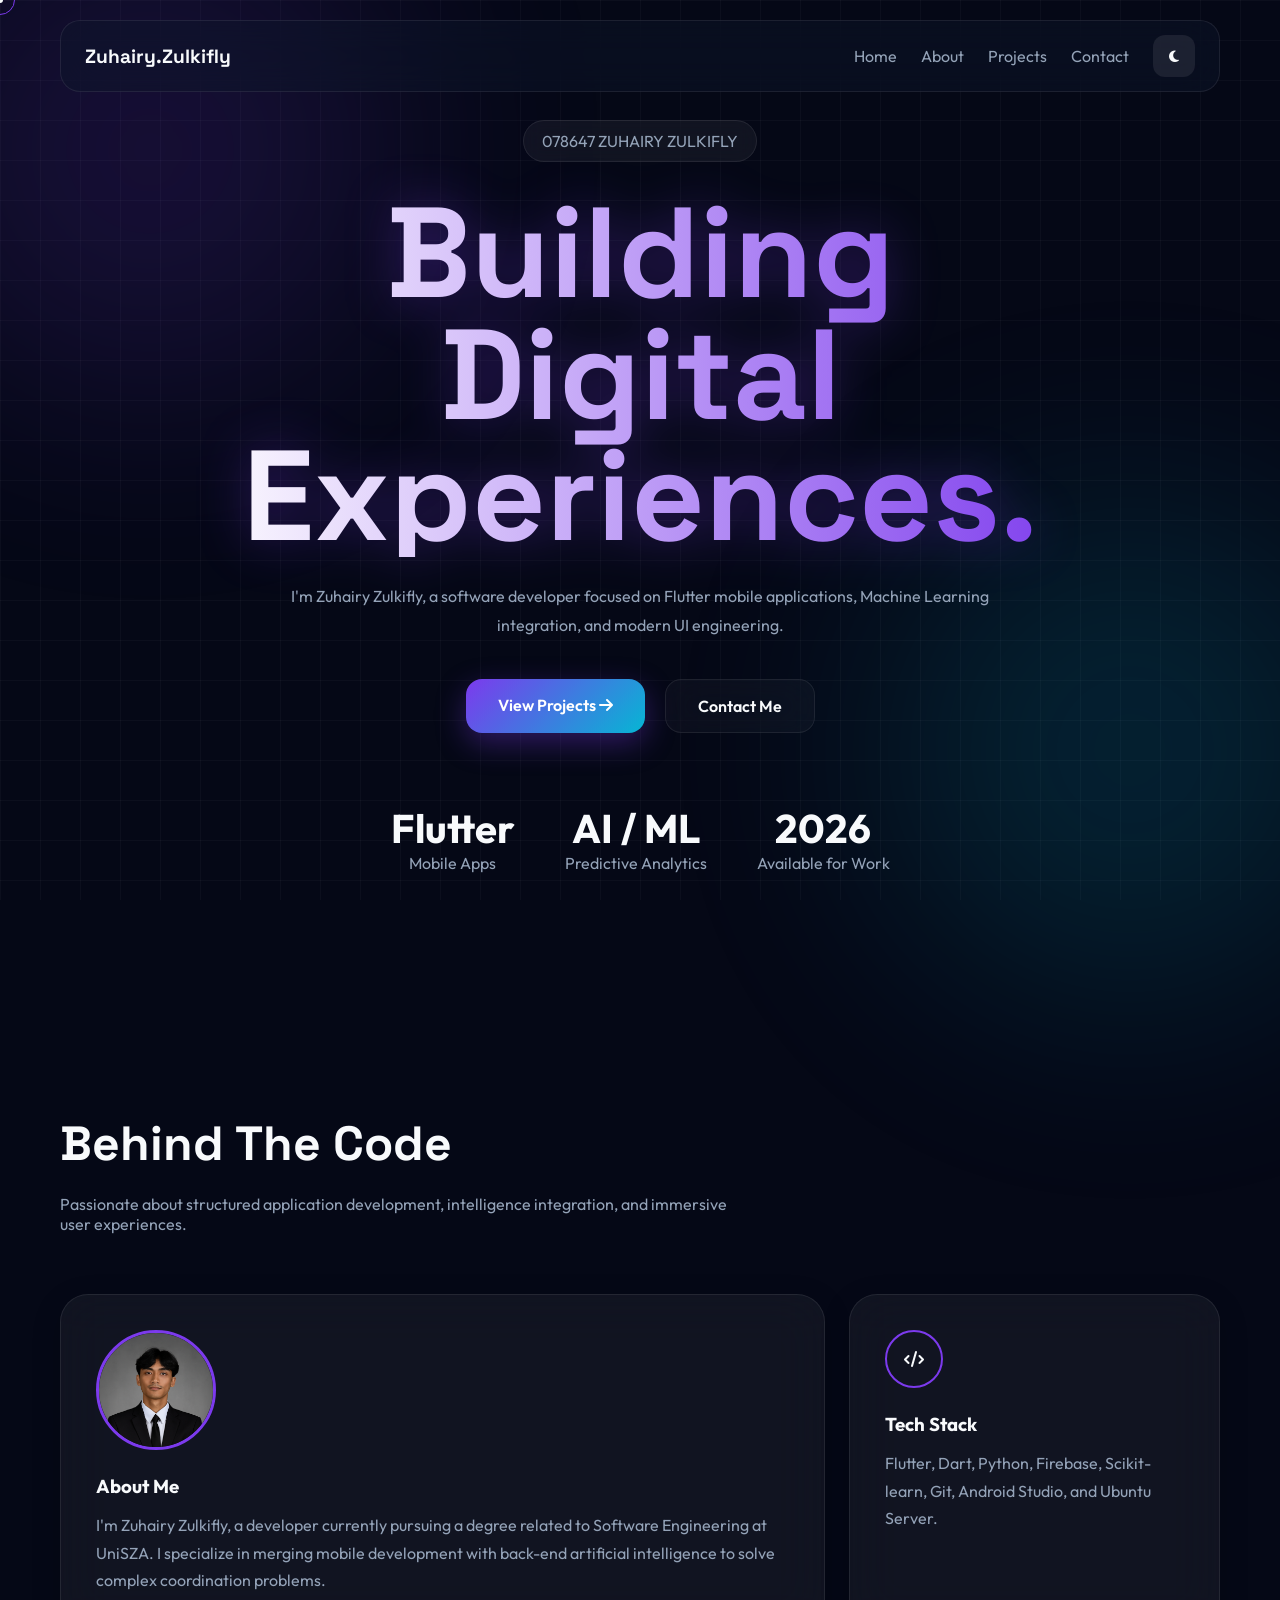
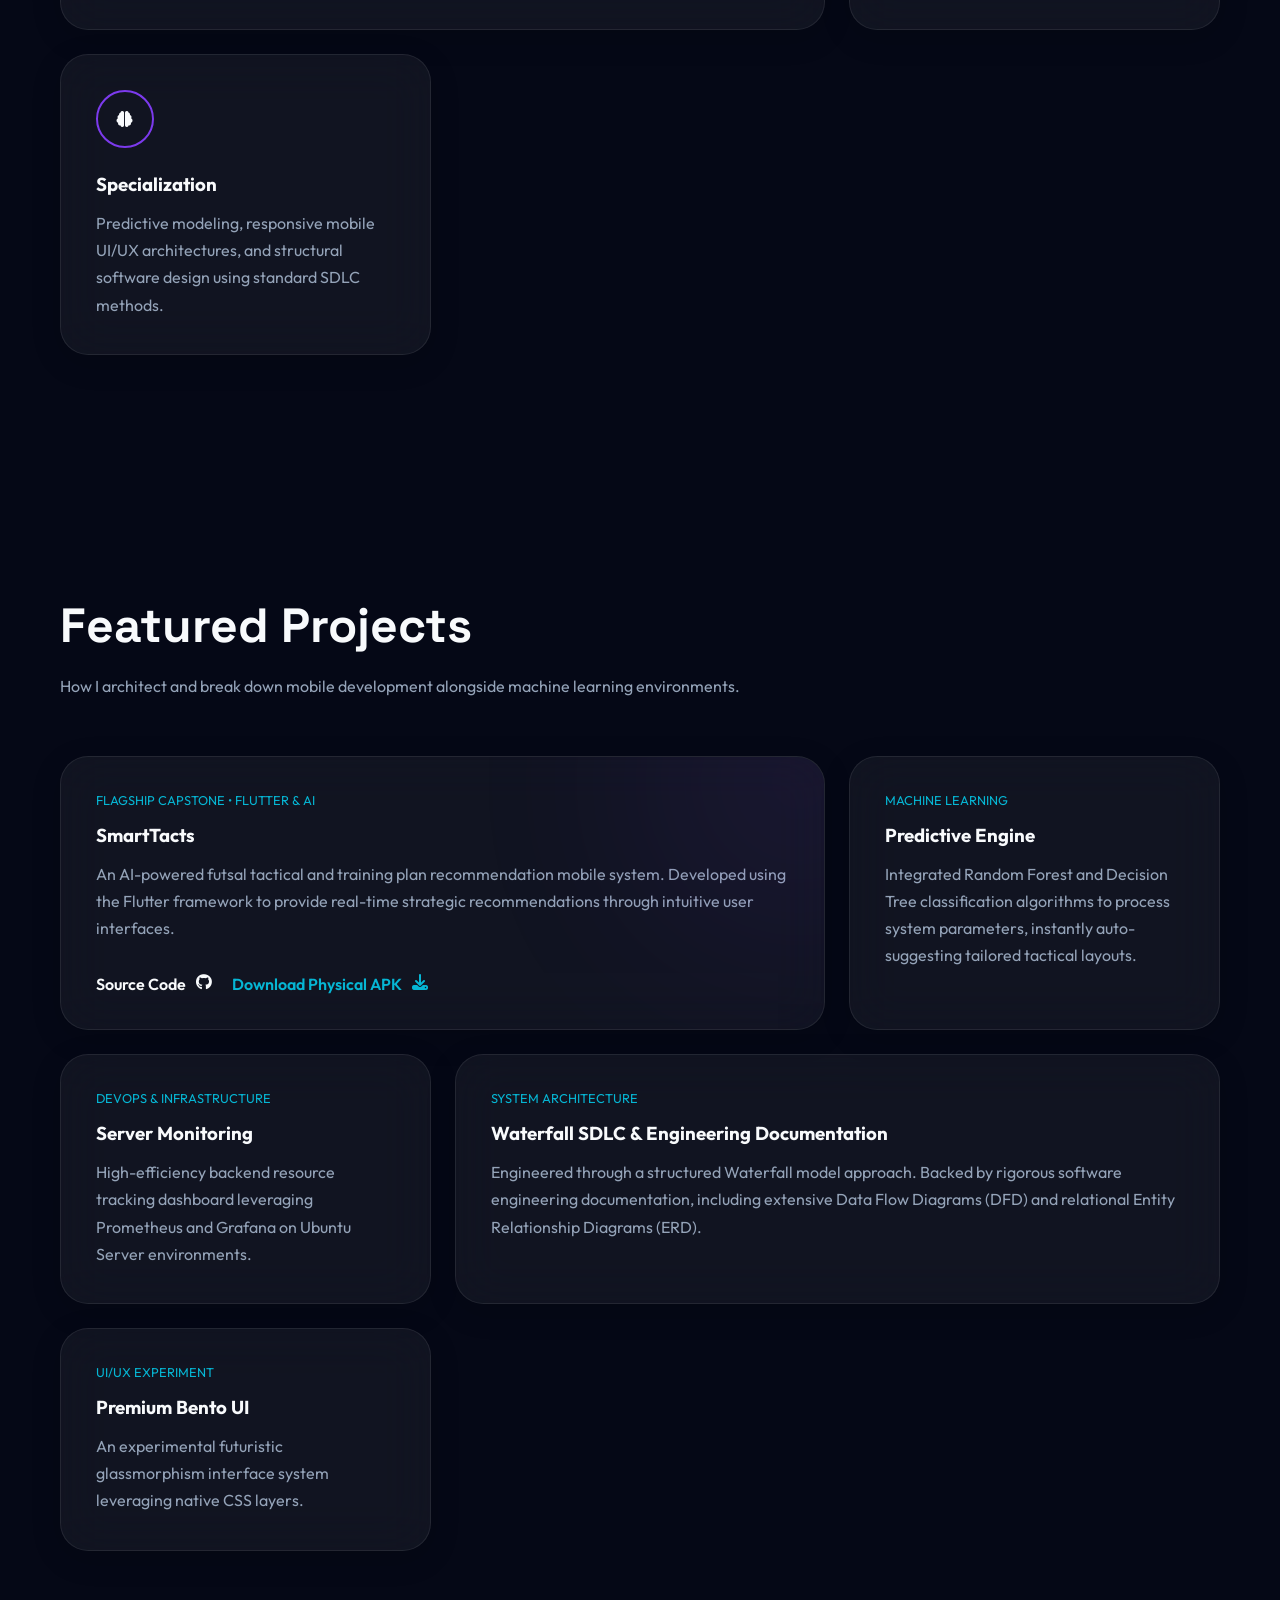
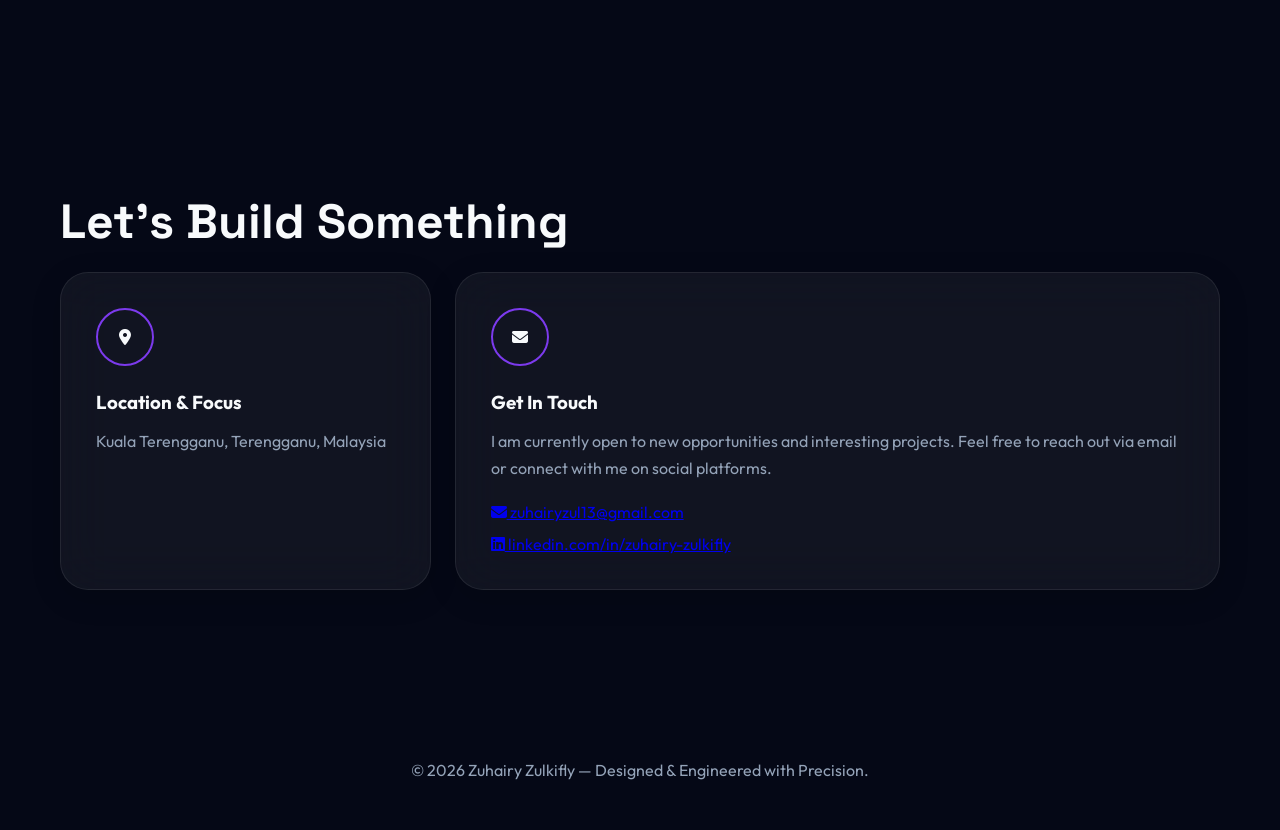
<file: index.html>
<!DOCTYPE html>
<html lang="en">
<head>
    <meta charset="UTF-8"/>
    <meta name="viewport" content="width=device-width, initial-scale=1.0"/>
    <title>Zuhairy Zulkifly | Premium Portfolio</title>

    <link rel="stylesheet" href="https://unpkg.com/aos@next/dist/aos.css"/>

    <link rel="stylesheet" href="https://cdnjs.cloudflare.com/ajax/libs/font-awesome/6.5.2/css/all.min.css"/>

    <link rel="stylesheet" href="style.css"/>
</head>

<body>

    <div class="bg-grid"></div>
    <div class="blur-orb orb1"></div>
    <div class="blur-orb orb2"></div>

    <div class="cursor-dot"></div>
    <div class="cursor-outline"></div>

    <header>
        <nav>
            <div class="logo">
                Zuhairy<b>.Zulkifly</b>
            </div>
            <ul>
                <li><a href="#home">Home</a></li>
                <li><a href="#about">About</a></li>
                <li><a href="#projects">Projects</a></li>
                <li><a href="#contact">Contact</a></li>
                <li>
                    <button id="theme-toggle" class="theme-btn">
                        <i class="fa-solid fa-moon"></i>
                    </button>
                </li>
            </ul>
        </nav>
    </header>

    <section class="hero" id="home">
        <div class="hero-content" data-aos="zoom-in">
            <div class="tag">
                078647 ZUHAIRY ZULKIFLY
            </div>
            <h1 class="gradient-text">
                Building Digital<br>
                Experiences.
            </h1>
            <p class="hero-desc">
                I'm Zuhairy Zulkifly, a software developer focused on Flutter mobile applications, Machine Learning integration, and modern UI engineering.
            </p>

            <div class="hero-buttons">
                <a href="#projects" class="btn btn-primary">
                    View Projects <i class="fa-solid fa-arrow-right"></i>
                </a>
                <a href="#contact" class="btn btn-secondary">
                    Contact Me
                </a>
            </div>

            <div class="stats">
                <div class="stat">
                    <h2>Flutter</h2>
                    <p>Mobile Apps</p>
                </div>
                <div class="stat">
                    <h2>AI / ML</h2>
                    <p>Predictive Analytics</p>
                </div>
                <div class="stat">
                    <h2>2026</h2>
                    <p>Available for Work</p>
                </div>
            </div>
        </div>
    </section>

    <section id="about">
        <h2 class="section-title" data-aos="fade-right">
            Behind The Code
        </h2>
        <p class="section-sub" data-aos="fade-right">
            Passionate about structured application development, intelligence integration, and immersive user experiences.
        </p>

        <div class="bento-grid">
            <div class="card large" data-aos="fade-up">
                   
<div class="card-icon profile-pic">
    <!-- Pastikan nama fail zuhairy.jpg sama dengan fail dalam folder -->
    <img src="images/gambaraku.png" alt="Zuhairy Zulkifly">
</div>     
    <h3>About Me</h3>
                <p>
                    I'm Zuhairy Zulkifly, a developer currently pursuing a degree related to Software Engineering at UniSZA. I specialize in merging mobile development with back-end artificial intelligence to solve complex coordination problems.
                </p>
            </div>

            <div class="card" data-aos="fade-up" data-aos-delay="100">
                <div class="card-icon">
     <i class="fa-solid fa-code"></i>
</div>
                <h3>Tech Stack</h3>
                <p>
                    Flutter, Dart, Python, Firebase, Scikit-learn, Git, Android Studio, and Ubuntu Server.
                </p>
            </div>

            <div class="card" data-aos="fade-up" data-aos-delay="200">
                <div class="card-icon">
                    <i class="fa-solid fa-brain"></i>
                </div>
                <h3>Specialization</h3>
                <p>
                    Predictive modeling, responsive mobile UI/UX architectures, and structural software design using standard SDLC methods.
                </p>
            </div>
        </div>
    </section>

    <section id="projects">
        <h2 class="section-title" data-aos="fade-right">
            Featured Projects
        </h2>
        <p class="section-sub" data-aos="fade-right">
            How I architect and break down mobile development alongside machine learning environments.
        </p>

        <div class="bento-grid">
            <div class="card large project-card" data-aos="fade-up">
                <div class="project-glow"></div>
                <span class="meta">FLAGSHIP CAPSTONE • FLUTTER & AI</span>
                <h3>SmartTacts</h3>
                <p>
                    An AI-powered futsal tactical and training plan recommendation mobile system. Developed using the Flutter framework to provide real-time strategic recommendations through intuitive user interfaces.
                </p>
                <div class="project-links">
                    <a href="#" class="read-more">
                        Source Code <i class="fa-brands fa-github"></i>
                    </a>
                   <a href="https://github.com/Zuhairy-Zulkifly/smarttacts/releases/download/V1.0/app-release.apk" 
   class="read-more download-btn" 
   target="_blank" 
   rel="noopener noreferrer">
   Download Physical APK <i class="fa-solid fa-download"></i>
</a>
                </div>
            </div>

            <div class="card" data-aos="fade-up" data-aos-delay="100">
                <span class="meta">MACHINE LEARNING</span>
                <h3>Predictive Engine</h3>
                <p>
                    Integrated Random Forest and Decision Tree classification algorithms to process system parameters, instantly auto-suggesting tailored tactical layouts.
                </p>
            </div>

            <div class="card" data-aos="fade-up" data-aos-delay="200">
                <span class="meta">DEVOPS & INFRASTRUCTURE</span>
                <h3>Server Monitoring</h3>
                <p>
                    High-efficiency backend resource tracking dashboard leveraging Prometheus and Grafana on Ubuntu Server environments.
                </p>
            </div>

            <div class="card large" data-aos="fade-up" data-aos-delay="300">
                <span class="meta">SYSTEM ARCHITECTURE</span>
                <h3>Waterfall SDLC & Engineering Documentation</h3>
                <p>
                    Engineered through a structured Waterfall model approach. Backed by rigorous software engineering documentation, including extensive Data Flow Diagrams (DFD) and relational Entity Relationship Diagrams (ERD).
                </p>
            </div>

            <div class="card" data-aos="fade-up" data-aos-delay="400">
                <span class="meta">UI/UX EXPERIMENT</span>
                <h3>Premium Bento UI</h3>
                <p>
                    An experimental futuristic glassmorphism interface system leveraging native CSS layers.
                </p>
            </div>
        </div>
    </section>

    <section id="contact">
    <h2 class="section-title" data-aos="fade-right">
        Let's Build Something
    </h2>

    <div class="bento-grid">
        <div class="card" data-aos="fade-right">
            <div class="card-icon">
                <i class="fa-solid fa-location-dot"></i>
            </div>
            <h3>Location & Focus</h3>
            <p>
                Kuala Terengganu, Terengganu, Malaysia            
            </p>
        </div>

       <!-- Kad Hubungan (Ringkas & Kemas) -->
<div class="card large" data-aos="fade-left">
    <div class="card-icon">
        <i class="fa-solid fa-envelope"></i>
    </div>
    <h3>Get In Touch</h3>
    <p>
        I am currently open to new opportunities and interesting projects. Feel free to reach out via email or connect with me on social platforms.
    </p>
    
    <!-- E-mel & LinkedIn tanpa lapisan tambahan -->
    <div style="margin-top: 20px; display: flex; flex-direction: column; gap: 12px;">
        <a href="mailto:zuhairyzul13@gmail.com" class="contact-link">
            <i class="fa-solid fa-envelope"></i> zuhairyzul13@gmail.com
        </a>
        <a href="https://www.linkedin.com/in/zuhairy-zulkifly-76a176332/?lipi=urn%3Ali%3Apage%3Ad_flagship3_profile_view_base_contact_details%3B712Nh6xAQZeNbAK8yfsSeA%3D%3D" target="_blank" class="contact-link">
            <i class="fa-brands fa-linkedin"></i> linkedin.com/in/zuhairy-zulkifly
        </a>
    </div>
</div>
</div>
</section>

    <footer>
        <p>
            © 2026 Zuhairy Zulkifly — Designed & Engineered with Precision.
        </p>
    </footer>

    <script src="https://unpkg.com/aos@next/dist/aos.js"></script>

    <script>
        // ===============================
        // AOS INITIALIZATION
        // ===============================
        AOS.init({
            duration: 1000,
            once: true
        });

        // ===============================
        // THEME TOGGLE
        // ===============================
        const toggleBtn = document.getElementById("theme-toggle");
        const body = document.body;

        toggleBtn.addEventListener("click", () => {
            if (body.getAttribute("data-theme") === "light") {
                body.removeAttribute("data-theme");
                toggleBtn.innerHTML = '<i class="fa-solid fa-moon"></i>';
            } else {
                body.setAttribute("data-theme", "light");
                toggleBtn.innerHTML = '<i class="fa-solid fa-sun"></i>';
            }
        });

        // ===============================
        // PREMIUM LERP CURSOR
        // ===============================
        const dot = document.querySelector(".cursor-dot");
        const outline = document.querySelector(".cursor-outline");

        let mouseX = 0;
        let mouseY = 0;
        let outlineX = 0;
        let outlineY = 0;

        window.addEventListener("mousemove", (e) => {
            mouseX = e.clientX;
            mouseY = e.clientY;
            dot.style.left = mouseX + "px";
            dot.style.top = mouseY + "px";
        });

        function animateCursor() {
            outlineX += (mouseX - outlineX) * 0.08;
            outlineY += (mouseY - outlineY) * 0.08;
            outline.style.left = outlineX + "px";
            outline.style.top = outlineY + "px";
            requestAnimationFrame(animateCursor);
        }
        animateCursor();

        // ===============================
        // HOVER INTERACTIONS
        // ===============================
        const hoverTargets = document.querySelectorAll("a, button, .card, input, textarea");
        hoverTargets.forEach((item) => {
            item.addEventListener("mouseenter", () => {
                outline.classList.add("cursor-hover");
                dot.style.transform = "translate(-50%, -50%) scale(2.5)";
            });
            item.addEventListener("mouseleave", () => {
                outline.classList.remove("cursor-hover");
                dot.style.transform = "translate(-50%, -50%) scale(1)";
            });
        });

        // ===============================
        // MAGNETIC PHYSICS EFFECT
        // ===============================
        const magneticItems = document.querySelectorAll(".btn, .card");
        magneticItems.forEach((item) => {
            item.addEventListener("mousemove", (e) => {
                const rect = item.getBoundingClientRect();
                const x = e.clientX - rect.left;
                const y = e.clientY - rect.top;
                const moveX = (x - rect.width / 2) / 12;
                const moveY = (y - rect.height / 2) / 12;

                item.style.transform = `translate(${moveX}px, ${moveY}px)`;
                item.style.setProperty("--x", `${x}px`);
                item.style.setProperty("--y", `${y}px`);
            });

            item.addEventListener("mouseleave", () => {
                item.style.transform = "translate(0px, 0px)";
            });
        });

        // ===============================
        // HERO PARALLAX
        // ===============================
        const hero = document.querySelector(".hero-content");
        window.addEventListener("mousemove", (e) => {
            const x = (window.innerWidth / 2 - e.pageX) / 40;
            const y = (window.innerHeight / 2 - e.pageY) / 40;
            hero.style.transform = `translate(${x}px, ${y}px)`;
        });
    </script>
</body>
</html>
</file>
<file: style.css>
/* style.css */

@import url('https://fonts.googleapis.com/css2?family=Space+Grotesk:wght@400;500;700&family=Outfit:wght@300;400;500;600;700&display=swap');

:root{

    --bg:#050816;

    --primary:#f8fafc;

    --secondary:#94a3b8;

    --accent:#7c3aed;

    --accent2:#06b6d4;

    --glass:rgba(255,255,255,0.05);

    --border:rgba(255,255,255,0.08);
}

/* =========================================
   PREMIUM LIGHT MODE
========================================= */

[data-theme="light"]{

    --bg:#f4f7fb;

    --primary:#0f172a;

    --secondary:#475569;

    --glass:rgba(255,255,255,0.72);

    --border:rgba(15,23,42,0.08);

    --light-shadow:
    0 10px 30px rgba(15,23,42,0.06),
    0 4px 12px rgba(15,23,42,0.04);

    --light-hover:
    0 18px 40px rgba(124,58,237,0.12),
    0 8px 20px rgba(15,23,42,0.08);

    --nav-bg:rgba(255,255,255,0.75);

    --input-bg:rgba(255,255,255,0.85);
}

*{
    margin:0;
    padding:0;
    box-sizing:border-box;
}

html{
    scroll-behavior:smooth;
    cursor:none;
}

body{

    font-family:'Outfit',sans-serif;

    background:var(--bg);

    color:var(--primary);

    overflow-x:hidden;

    transition:
    background 0.4s ease,
    color 0.4s ease;
}

/* =========================================
   BACKGROUND
========================================= */

.bg-grid{

    position:fixed;

    inset:0;

    z-index:-5;

    background-image:
    linear-gradient(rgba(255,255,255,0.03) 1px, transparent 1px),
    linear-gradient(90deg, rgba(255,255,255,0.03) 1px, transparent 1px);

    background-size:40px 40px;
}

/* LIGHT MODE GRID */

[data-theme="light"] .bg-grid{

    background-image:
    linear-gradient(rgba(15,23,42,0.03) 1px, transparent 1px),
    linear-gradient(90deg, rgba(15,23,42,0.03) 1px, transparent 1px);
}

.blur-orb{

    position:fixed;

    width:500px;
    height:500px;

    border-radius:50%;

    filter:blur(120px);

    opacity:0.15;

    z-index:-4;

    animation:float 12s infinite alternate ease-in-out;
}

.orb1{

    background:var(--accent);

    top:-100px;
    left:-100px;
}

.orb2{

    background:var(--accent2);

    bottom:-100px;
    right:-100px;
}

[data-theme="light"] .orb1{

    opacity:0.08;
}

[data-theme="light"] .orb2{

    opacity:0.06;
}

@keyframes float{

    0%{
        transform:translateY(0px);
    }

    100%{
        transform:translateY(50px);
    }
}

/* =========================================
   CURSOR (PREMIUM MINIMALIST STYLE)
========================================= */

/* Ganti bahagian CURSOR sedia ada dengan ini */
.cursor-dot {
    width: 6px;
    height: 6px;
    background: var(--primary);
    border-radius: 50%;
    position: fixed;
    pointer-events: none; /* PENTING */
    z-index: 99999;
    transform: translate(-50%, -50%);
    transition: transform 0.2s ease;
}

.cursor-outline {
    width: 30px;
    height: 30px;
    border: 1px solid var(--accent);
    background: transparent;
    border-radius: 50%;
    position: fixed;
    pointer-events: none; /* PENTING */
    z-index: 99998;
    transform: translate(-50%, -50%);
    transition: width 0.2s ease, height 0.2s ease, border-color 0.2s ease;
}

.cursor-hover {
    width: 50px;
    height: 50px;
    border-color: var(--accent2);
    background: rgba(124, 58, 237, 0.05);
}

/* =========================================
   NAVBAR
========================================= */

header{

    position:fixed;

    width:100%;

    top:20px;

    display:flex;
    justify-content:center;

    z-index:1000;
    padding: 0 10px; /*try gune padding*/
}

nav{

    width:92%;
    max-width:1200px;
    

    padding:14px 24px;

    border-radius:20px;

    border:1px solid var(--border);

    background:rgba(15,23,42,0.45);

    backdrop-filter:blur(20px);

    display:flex;
    justify-content:space-between;
    align-items:center;

    transition:0.4s ease;
}

/* LIGHT MODE NAV */

[data-theme="light"] nav{

    background:var(--nav-bg);

    border:1px solid rgba(255,255,255,0.95);

    box-shadow:
    0 10px 30px rgba(15,23,42,0.06);
}

.logo{

    font-family:'Space Grotesk',sans-serif;

    font-size:1.2rem;

    font-weight:700;
}

nav ul{

    list-style:none;

    display:flex;

    align-items:center;

    gap:24px;
}

nav a{

    color:var(--secondary);

    text-decoration:none;

    transition:0.3s;
}

nav a:hover{

    color:var(--primary);
}

.theme-btn{

    width:42px;
    height:42px;

    border:none;

    border-radius:12px;

    background:rgba(255,255,255,0.08);

    color:var(--primary);

    transition:0.35s ease;
}

.theme-btn:hover{

    transform:rotate(8deg) scale(1.08);
}

[data-theme="light"] .theme-btn{

    background:white;

    box-shadow:
    0 4px 12px rgba(15,23,42,0.08);
}

/* =========================================
   HERO
========================================= */

.hero{

    min-height:100vh;

    display:flex;
    align-items:center;
    justify-content:center;

    text-align:center;

    padding:120px 20px;
}

.hero-content{

    max-width:900px;
}

.tag{

    display:inline-block;

    padding:10px 18px;

    border-radius:100px;

    background:rgba(255,255,255,0.05);

    margin-bottom:30px;

    color:var(--secondary);

    border:1px solid rgba(255,255,255,0.08);

    backdrop-filter:blur(10px);
}

/* LIGHT MODE TAG */

[data-theme="light"] .tag{

    background:rgba(255,255,255,0.85);

    border:1px solid rgba(255,255,255,0.95);

    box-shadow:
    0 4px 14px rgba(15,23,42,0.05);
}

.hero h1{

    font-size:clamp(4rem,10vw,8rem);

    line-height:0.95;

    font-family:'Space Grotesk',sans-serif;

    margin-bottom:25px;
}

.gradient-text{

    background:linear-gradient(
        90deg,
        #ffffff,
        #7c3aed,
        #06b6d4,
        #ffffff
    );

    background-size:300% auto;

    -webkit-background-clip:text;

    -webkit-text-fill-color:transparent;

    animation:gradientMove 7s linear infinite;

    filter:drop-shadow(0 0 25px rgba(124,58,237,0.35));
}

@keyframes gradientMove{

    to{
        background-position:300% center;
    }
}

.hero-desc{

    max-width:700px;

    margin:auto;

    color:var(--secondary);

    line-height:1.8;
}

.hero-buttons{

    margin-top:40px;

    display:flex;
    justify-content:center;

    gap:20px;
}

/* =========================================
   BUTTONS
========================================= */

.btn{

    position:relative;

    overflow:hidden;

    padding:16px 32px;

    border-radius:16px;

    text-decoration:none;

    font-weight:600;

    transition:0.35s ease;

    backdrop-filter:blur(20px);
}

.btn::before{

    content:"";

    position:absolute;

    top:0;
    left:-120%;

    width:100%;
    height:100%;

    background:linear-gradient(
        90deg,
        transparent,
        rgba(255,255,255,0.25),
        transparent
    );

    transition:0.8s;
}

.btn:hover::before{

    left:120%;
}

.btn-primary{

    background:linear-gradient(
        135deg,
        var(--accent),
        var(--accent2)
    );

    color:white;

    box-shadow:
    0 10px 30px rgba(124,58,237,0.35);
}

.btn-primary:hover{

    transform:translateY(-3px);

    box-shadow:
    0 18px 40px rgba(124,58,237,0.45);
}

.btn-secondary{

    border:1px solid var(--border);

    color:var(--primary);

    background:rgba(255,255,255,0.03);
}

[data-theme="light"] .btn-secondary{

    background:white;

    box-shadow:
    0 8px 20px rgba(15,23,42,0.06);
}

/* =========================================
   STATS
========================================= */

.stats{

    margin-top:70px;

    display:flex;
    justify-content:center;

    gap:50px;
}

.stat h2{

    font-size:2.5rem;
}

.stat p{

    color:var(--secondary);
}

/* =========================================
   SECTION
========================================= */

section{

    max-width:1200px;

    margin:auto;

    padding:120px 20px;
}

.section-title{

    font-size:3rem;

    margin-bottom:20px;

    font-family:'Space Grotesk',sans-serif;
}

.section-sub{

    color:var(--secondary);

    margin-bottom:60px;

    max-width:700px;
}

/* =========================================
   BENTO GRID
========================================= */

.bento-grid{

    display:grid;

    grid-template-columns:repeat(3,1fr);

    gap:24px;
}

.card{

    position:relative;

    overflow:hidden;

    background:var(--glass);

    border:1px solid rgba(255,255,255,0.08);

    border-radius:28px;

    padding:35px;

    backdrop-filter:blur(24px);

    transition:
        transform 0.45s cubic-bezier(.19,1,.22,1),
        border 0.4s ease,
        background 0.4s ease,
        box-shadow 0.45s ease;

    transform-style:preserve-3d;

    box-shadow:
    0 8px 30px rgba(0,0,0,0.15);
}

/* LIGHT MODE CARD */

[data-theme="light"] .card{

    background:rgba(255,255,255,0.78);

    border:1px solid rgba(255,255,255,0.9);

    box-shadow:var(--light-shadow);

    backdrop-filter:blur(30px);
}

.card::before{

    content:"";

    position:absolute;

    inset:0;

    background:
    radial-gradient(
        circle at var(--x) var(--y),
        rgba(255,255,255,0.22),
        transparent 35%
    );

    opacity:0;

    transition:opacity 0.4s ease;
}

.card:hover::before{

    opacity:1;
}

.card:hover{

    transform:
        translateY(-10px)
        rotateX(4deg)
        rotateY(-4deg);

    border-color:rgba(124,58,237,0.4);

    background:rgba(255,255,255,0.08);
}

/* LIGHT MODE CARD HOVER */

[data-theme="light"] .card:hover{

    background:rgba(255,255,255,0.92);

    box-shadow:var(--light-hover);

    border-color:
    rgba(124,58,237,0.18);
}

.large{

    grid-column:span 2;
}

.card-icon{

    width:58px;
    height:58px;

    border-radius:50%;

    display:flex;
    justify-content:center;
    align-items:center;

    background:transparent;
    overflow: hidden;
    

    margin-bottom:24px;
    border: 2px solid var(--accent);

}

.card h3{

    margin-bottom:14px;
}

.card p{

    color:var(--secondary);

    line-height:1.7;
}

/* =========================================
   PROJECT
========================================= */

.project-card{

    position:relative;

    overflow:hidden;
}

.project-glow{

    position:absolute;

    width:250px;
    height:250px;

    background:var(--accent);

    border-radius:50%;

    filter:blur(120px);

    opacity:0.15;

    top:-100px;
    right:-100px;
}

.meta{

    color:var(--accent2);

    font-size:0.8rem;

    margin-bottom:15px;

    display:block;
}

.read-more{

    display:inline-flex;

    gap:10px;

    margin-top:24px;

    text-decoration:none;

    color:var(--primary);

    font-weight:600;
}

/* =========================================
   FORM
========================================= */

.contact-form{

    display:flex;
    flex-direction:column;

    gap:20px;
}

.form-row{

    display:grid;

    grid-template-columns:1fr 1fr;

    gap:20px;
}

input,
textarea{

    width:100%;

    padding:18px;

    border:none;

    border-radius:16px;

    background:rgba(255,255,255,0.05);

    color:var(--primary);

    transition:
    border 0.3s ease,
    box-shadow 0.3s ease,
    background 0.3s ease;
}

/* LIGHT MODE INPUT */

[data-theme="light"] input,
[data-theme="light"] textarea{

    background:var(--input-bg);

    box-shadow:
    inset 0 1px 2px rgba(15,23,42,0.04);
}

input:focus,
textarea:focus{

    outline:none;

    border:1px solid var(--accent);

    box-shadow:
    0 0 0 5px rgba(124,58,237,0.12);
}

/* =========================================
   FOOTER
========================================= */

footer{

    text-align:center;

    padding:50px 20px;

    color:var(--secondary);
}

/* =========================================
   MOBILE
========================================= */

@media(max-width:900px){

    .bento-grid{

        grid-template-columns:1fr;
    }

    .large{

        grid-column:span 1;
    }

    .form-row{

        grid-template-columns:1fr;
    }
}

@media(max-width:768px){

    html{
        cursor:auto;
    }

    .cursor-dot,
    .cursor-outline{
        display:none;
    }

    .hero-buttons,
    .stats{

        flex-direction:column;

        gap:20px;
    }

    .hero h1{

        font-size:4rem;
    }

    nav ul{

        gap:14px;
    }
}
/* Tambah ini di akhir fail style.css awak */
.project-links {
    display: flex;
    gap: 20px;
    flex-wrap: wrap;
    margin-top: 8px;
}

.download-btn {
    color: var(--accent2) !important;
}

.download-btn:hover {
    filter: brightness(1.2);
}

.project-links {
    position: relative;
    z-index: 1000 !important;
}

.project-links a {
    cursor: pointer !important;
    pointer-events: auto !important;
    position: relative;
    z-index: 1001 !important;
}
/* quick fix responsive issue */
/* FIX UNTUK MOBILE RESPONSIVENESS */
@media(max-width: 768px) {
    /* 1. Betulkan menu supaya tidak terlalu lebar */
    nav ul {
        gap: 12px !important; /* Kurangkan gap supaya muat skrin */
    }

    /* 2. Sembunyikan label teks kalau perlu, atau kecilkan font */
    nav a {
        font-size: 0.85rem;
    }

    /* 3. Pastikan logo tidak menolak menu */
    .logo {
        font-size: 1rem;
    }

    /* 4. Pastikan nav tidak melimpah */
    nav {
        padding: 10px 16px !important;
        width: 95% !important; /* Lebarkan sikit di mobile untuk ruang */
    }
}

/* Gaya khas untuk bulatan profil */
.profile-pic {
    width: 120px !important;
    height: 120px !important;
    border-radius: 50% !important; /* Buat jadi bulat */
    padding: 0 !important;
    overflow: hidden; /* Potong bahagian gambar yang terkeluar */
    border: 3px solid var(--accent); /* Frame cantik */
    display: flex;
    justify-content: center;
    align-items: center;
    background: #fff !important; 
}

.profile-pic img {
    width: 100%;
    height: 100%;
    object-fit: cover; 
    display: block;
}

.card-icon img {
    width: 100%;
    height: 100%;
    object-fit: cover; 
    display: block;
}

.contact-link {
    position: relative;
    z-index: 10; 
    cursor: pointer;
}
</file>
